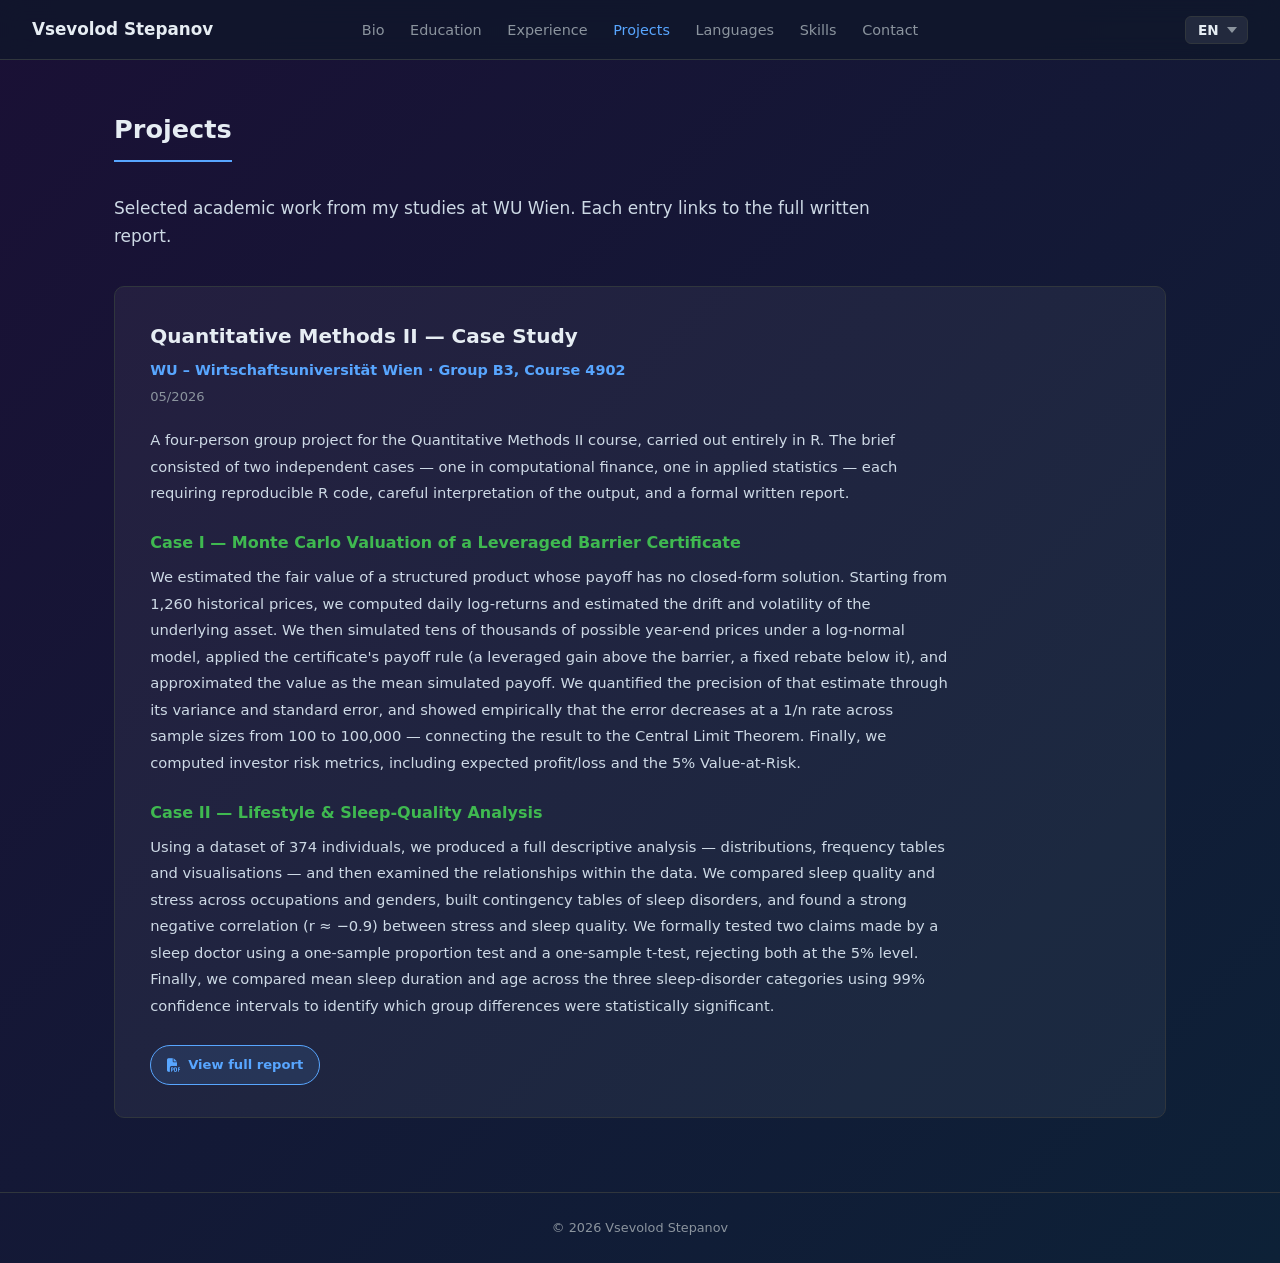
<file: projects.html>
<!DOCTYPE html>
<html lang="en">
<head>
  <meta charset="UTF-8" />
  <meta name="viewport" content="width=device-width, initial-scale=1.0" />
  <title>Projects · Vsevolod Stepanov</title>
  <link rel="stylesheet" href="https://cdnjs.cloudflare.com/ajax/libs/font-awesome/6.5.0/css/all.min.css" />
  <link rel="stylesheet" href="styles.css" />
</head>
<body>

<!-- NAV -->
<nav>
  <a class="brand" href="index.html">Vsevolod Stepanov</a>
  <ul>
    <li><a href="index.html#bio"        data-i18n="nav_bio">Bio</a></li>
    <li><a href="index.html#education"  data-i18n="nav_edu">Education</a></li>
    <li><a href="index.html#experience" data-i18n="nav_exp">Experience</a></li>
    <li><a href="projects.html" class="active" data-i18n="nav_projects">Projects</a></li>
    <li><a href="index.html#languages"  data-i18n="nav_lang">Languages</a></li>
    <li><a href="index.html#skills"     data-i18n="nav_skills">Skills</a></li>
    <li><a href="index.html#contact"    data-i18n="nav_contact">Contact</a></li>
  </ul>
  <div class="lang-wrap">
    <select class="lang-select" id="langSelect" onchange="setLang(this.value)">
      <option value="en">EN</option>
      <option value="de">DE</option>
      <option value="cs">CS</option>
    </select>
  </div>
</nav>

<div class="container">
  <section id="projects" style="border-top:none;">
    <div class="section-title"> <span data-i18n="nav_projects">Projects</span></div>
    <p class="proj-lead" data-i18n="proj_lead">
      Selected academic work from my studies at WU Wien. Each entry links to the full written report.
    </p>

    <article class="proj-article">
      <div class="proj-h" data-i18n="proj1_title">Quantitative Methods II — Case Study</div>
      <div class="proj-meta" data-i18n="proj1_meta">WU – Wirtschaftsuniversität Wien · Group B3, Course 4902</div>
      <div class="proj-date">05/2026</div>

      <p class="proj-p" data-i18n="proj1_intro">
        A four-person group project for the Quantitative Methods II course, carried out entirely in R.
        The brief consisted of two independent cases — one in computational finance, one in applied
        statistics — each requiring reproducible R code, careful interpretation of the output, and a
        formal written report.
      </p>

      <div class="proj-sub" data-i18n="proj1_case1_h">Case I — Monte Carlo Valuation of a Leveraged Barrier Certificate</div>
      <p class="proj-p" data-i18n="proj1_case1_p">
        We estimated the fair value of a structured product whose payoff has no closed-form solution.
        Starting from 1,260 historical prices, we computed daily log-returns and estimated the drift and
        volatility of the underlying asset. We then simulated tens of thousands of possible year-end
        prices under a log-normal model, applied the certificate's payoff rule (a leveraged gain above
        the barrier, a fixed rebate below it), and approximated the value as the mean simulated payoff.
        We quantified the precision of that estimate through its variance and standard error, and showed
        empirically that the error decreases at a 1/n rate across sample sizes from 100 to 100,000 —
        connecting the result to the Central Limit Theorem. Finally, we computed investor risk metrics,
        including expected profit/loss and the 5% Value-at-Risk.
      </p>

      <div class="proj-sub" data-i18n="proj1_case2_h">Case II — Lifestyle &amp; Sleep-Quality Analysis</div>
      <p class="proj-p" data-i18n="proj1_case2_p">
        Using a dataset of 374 individuals, we produced a full descriptive analysis — distributions,
        frequency tables and visualisations — and then examined the relationships within the data. We
        compared sleep quality and stress across occupations and genders, built contingency tables of
        sleep disorders, and found a strong negative correlation (r ≈ −0.9) between stress and sleep
        quality. We formally tested two claims made by a sleep doctor using a one-sample proportion test
        and a one-sample t-test, rejecting both at the 5% level. Finally, we compared mean sleep duration
        and age across the three sleep-disorder categories using 99% confidence intervals to identify
        which group differences were statistically significant.
      </p>

      <a class="proj-link" href="QM-II_Case_Study_2026_Group_B3.pdf" target="_blank">
        <i class="fas fa-file-pdf"></i> <span data-i18n="proj_link">View full report</span>
      </a>
    </article>
  </section>
</div>

<footer>
  &copy; 2026 Vsevolod Stepanov
</footer>

<script src="app.js"></script>
</body>
</html>
</file>
<file: styles.css>
*, *::before, *::after { box-sizing: border-box; margin: 0; padding: 0; }

:root {
  --bg: transparent;
  --surface: rgba(255,255,255,0.05);
  --surface2: rgba(255,255,255,0.08);
  --accent: #58a6ff;
  --accent2: #3fb950;
  --text: #e6edf3;
  --muted: #8b949e;
  --border: #30363d;
  --radius: 10px;
}

html { scroll-behavior: smooth; }

@keyframes gradientShift {
  0%   { background-position: 0% 50%; }
  50%  { background-position: 100% 50%; }
  100% { background-position: 0% 50%; }
}

body {
  background: linear-gradient(-45deg, #0f172a, #1e1b4b, #0f2744, #0d2137, #1a1035);
  background-size: 400% 400%;
  animation: gradientShift 14s ease infinite;
  color: var(--text);
  font-family: 'Segoe UI', system-ui, -apple-system, sans-serif;
  font-size: 17px;
  line-height: 1.7;
}

/* ── NAV ── */
nav {
  position: sticky;
  top: 0;
  z-index: 100;
  background: rgba(15,23,42,.75);
  backdrop-filter: blur(12px);
  border-bottom: 1px solid var(--border);
  display: flex;
  align-items: center;
  padding: 0 2rem;
  height: 60px;
  gap: 1rem;
}

nav .brand {
  font-weight: 700;
  font-size: 1.05rem;
  color: var(--text);
  text-decoration: none;
  white-space: nowrap;
  flex: 1;
}

nav ul {
  list-style: none;
  display: flex;
  gap: 1.6rem;
  flex: 1;
  justify-content: center;
}

nav ul a {
  color: var(--muted);
  text-decoration: none;
  font-size: .9rem;
  transition: color .2s;
  white-space: nowrap;
}

nav ul a:hover { color: var(--accent); }
nav ul a.active { color: var(--accent); }

/* ── Language dropdown ── */
.lang-wrap {
  flex: 1;
  display: flex;
  justify-content: flex-end;
}

.lang-select {
  appearance: none;
  -webkit-appearance: none;
  background: var(--surface2);
  border: 1px solid var(--border);
  border-radius: 6px;
  color: var(--text);
  font-family: inherit;
  font-size: .85rem;
  font-weight: 600;
  padding: 5px 28px 5px 12px;
  cursor: pointer;
  outline: none;
  background-image: url("data:image/svg+xml,%3Csvg xmlns='http://www.w3.org/2000/svg' width='10' height='6' viewBox='0 0 10 6'%3E%3Cpath fill='%238b949e' d='M0 0l5 6 5-6z'/%3E%3C/svg%3E");
  background-repeat: no-repeat;
  background-position: right 10px center;
  transition: border-color .2s;
}

.lang-select:hover,
.lang-select:focus {
  border-color: var(--accent);
}

.lang-select option {
  background: #1a2233;
  color: var(--text);
}

/* ── LAYOUT ── */
.container {
  max-width: 1100px;
  margin: 0 auto;
  padding: 0 1.5rem;
}

/* ── HERO ── */
#bio {
  padding: 5rem 0 3rem;
  display: flex;
  gap: 4rem;
  align-items: flex-start;
}

.avatar {
  flex-shrink: 0;
  width: 320px;
  text-align: center;
}

.avatar-img {
  width: 300px;
  height: 300px;
  border-radius: 50%;
  background: var(--surface2);
  border: 5px solid #fff;
  box-shadow: 0 30px 60px rgba(0,0,0,.7);
  display: flex;
  align-items: center;
  justify-content: center;
  margin: 0 auto 1.4rem;
  overflow: hidden;
}

.avatar-img img {
  width: 100%;
  height: 100%;
  object-fit: cover;
}

.avatar h1 {
  font-size: 2.4rem;
  font-weight: 800;
  color: var(--text);
  line-height: 1.2;
}

.avatar .role {
  font-size: 1rem;
  color: var(--accent);
  margin-top: .4rem;
  font-weight: 600;
}

.social-icons {
  display: flex;
  justify-content: center;
  gap: .8rem;
  margin-top: .9rem;
}

.social-icons a {
  color: var(--muted);
  font-size: 1.65rem;
  transition: color .2s;
}

.social-icons a:hover { color: var(--accent); }

.bio-content h2 {
  font-size: 1.7rem;
  font-weight: 700;
  color: var(--text);
  margin-bottom: 1rem;
  padding-bottom: .5rem;
  display: inline-block;
}

.bio-content p {
  color: #cdd9e5;
  max-width: 680px;
  line-height: 1.8;
}

/* ── SECTION ── */
section {
  padding: 3rem 0;
  border-top: 1px solid var(--border);
  scroll-margin-top: 70px;
}

.section-title {
  font-size: 1.6rem;
  font-weight: 700;
  color: var(--text);
  margin-bottom: 2rem;
  padding-bottom: .5rem;
  border-bottom: 2px solid var(--accent);
  display: inline-block;
}

/* ── EDUCATION CARDS ── */
.edu-grid {
  display: grid;
  grid-template-columns: repeat(auto-fit, minmax(280px, 1fr));
  gap: 1.2rem;
}

.edu-card {
  background: var(--surface);
  border: 1px solid var(--border);
  border-radius: var(--radius);
  padding: 1.4rem 1.6rem;
  transition: border-color .2s, transform .2s;
}

.edu-card:hover {
  border-color: var(--accent);
  transform: translateY(-3px);
}

.edu-card .degree  { font-weight: 700; font-size: 1rem; color: var(--text); margin-bottom: .3rem; }
.edu-card .school  { color: var(--accent); font-size: .88rem; font-weight: 600; margin-bottom: .4rem; }
.edu-card .dates   { color: var(--muted); font-size: .8rem; margin-bottom: .6rem; }
.edu-card .focus   { color: #cdd9e5; font-size: .85rem; }

/* ── PROJECTS PAGE ── */
.proj-lead {
  color: #cdd9e5;
  max-width: 760px;
  margin-bottom: 2.2rem;
}

.proj-article {
  background: var(--surface);
  border: 1px solid var(--border);
  border-radius: var(--radius);
  padding: 2rem 2.2rem;
  margin-bottom: 1.6rem;
  transition: border-color .2s;
}

.proj-article:hover { border-color: var(--accent); }

.proj-h {
  font-size: 1.25rem;
  font-weight: 700;
  color: var(--text);
}

.proj-meta {
  color: var(--accent);
  font-size: .9rem;
  font-weight: 600;
  margin-top: .3rem;
}

.proj-date {
  color: var(--muted);
  font-size: .82rem;
  margin-top: .2rem;
  margin-bottom: 1.2rem;
}

.proj-sub {
  font-size: 1rem;
  font-weight: 700;
  color: var(--accent2);
  margin-top: 1.4rem;
  margin-bottom: .5rem;
}

.proj-p {
  color: #cdd9e5;
  font-size: .92rem;
  line-height: 1.8;
  max-width: 800px;
}

.proj-link {
  display: inline-flex;
  align-items: center;
  gap: .5rem;
  margin-top: 1.6rem;
  padding: .5rem 1rem;
  background: rgba(88,166,255,.12);
  border: 1px solid var(--accent);
  border-radius: 20px;
  color: var(--accent);
  font-size: .82rem;
  font-weight: 600;
  text-decoration: none;
  transition: background .2s, transform .2s;
}

.proj-link:hover {
  background: rgba(88,166,255,.22);
  transform: translateY(-2px);
}

/* ── TIMELINE ── */
.timeline {
  position: relative;
  padding-left: 2.2rem;
}

.timeline::before {
  content: '';
  position: absolute;
  left: 7px; top: 0; bottom: 0;
  width: 2px;
  background: var(--border);
}

.timeline-item {
  position: relative;
  margin-bottom: 2.2rem;
}

.timeline-item::before {
  content: '';
  position: absolute;
  left: -1.85rem; top: 6px;
  width: 12px; height: 12px;
  border-radius: 50%;
  background: var(--accent);
  border: 2px solid var(--bg);
}

.timeline-item:last-child { margin-bottom: 0; }

.tl-header {
  display: flex;
  justify-content: space-between;
  align-items: flex-start;
  flex-wrap: wrap;
  gap: .3rem;
  margin-bottom: .3rem;
}

.tl-title   { font-weight: 700; font-size: 1rem; color: var(--text); }
.tl-dates   { color: var(--muted); font-size: .8rem; white-space: nowrap; }
.tl-company { color: var(--accent2); font-size: .9rem; font-weight: 600; margin-bottom: .7rem; }

.tl-bullets { list-style: none; padding: 0; }

.tl-bullets li {
  position: relative;
  padding-left: 1.1rem;
  color: #cdd9e5;
  font-size: .875rem;
  margin-bottom: .4rem;
  line-height: 1.6;
}

.tl-bullets li::before {
  content: '•';
  position: absolute;
  left: 0;
  color: var(--accent);
}

/* ── LANGUAGES ── */
.lang-grid {
  display: flex;
  flex-wrap: wrap;
  gap: 2.5rem;
  justify-content: flex-start;
}

.lang-item { display: flex; flex-direction: column; align-items: center; gap: .7rem; }

.circle-wrap { position: relative; width: 90px; height: 90px; }
.circle-wrap svg { transform: rotate(-90deg); }
.circle-bg { fill: none; stroke: var(--surface2); stroke-width: 8; }
.circle-fg { fill: none; stroke: var(--accent); stroke-width: 8; stroke-linecap: round; transition: stroke-dashoffset .8s ease; }

.circle-label {
  position: absolute;
  inset: 0;
  display: flex;
  align-items: center;
  justify-content: center;
  font-weight: 700;
  font-size: .9rem;
  color: var(--text);
}

.lang-name { color: var(--muted); font-size: .85rem; text-align: center; }

/* ── SKILLS TABLE ── */
.skills-table { display: flex; flex-direction: column; gap: .6rem; max-width: 420px; }

.skill-row {
  display: flex;
  justify-content: space-between;
  align-items: center;
  background: var(--surface);
  border: 1px solid var(--border);
  border-radius: var(--radius);
  padding: .75rem 1.2rem;
}

.skill-name  { font-weight: 600; color: var(--text); }
.skill-level { font-size: .8rem; font-weight: 600; padding: .2rem .7rem; border-radius: 20px; }
.skill-level.advanced  { background: rgba(88,166,255,.15); color: #58a6ff; }
.skill-level.proficient{ background: rgba(63,185,80,.15);  color: #3fb950; }
.skill-level.basic     { background: rgba(139,148,158,.15);color: #8b949e; }

/* ── CONTACT ── */
#contact { padding: 3rem 0 5rem; }

.contact-list { list-style: none; display: flex; flex-direction: column; gap: .9rem; }

.contact-list li { display: flex; align-items: center; gap: .9rem; color: #cdd9e5; font-size: .95rem; }
.contact-list li i { color: var(--accent); width: 1.2rem; text-align: center; }
.contact-list a { color: var(--accent); text-decoration: none; }
.contact-list a:hover { text-decoration: underline; }

footer {
  text-align: center;
  padding: 1.5rem;
  border-top: 1px solid var(--border);
  color: var(--muted);
  font-size: .8rem;
}

/* ── RESPONSIVE ── */
@media (max-width: 780px) {
  nav {
    height: auto;
    padding: .7rem 1rem;
    flex-wrap: wrap;
    gap: .6rem;
  }

  nav .brand { flex: none; width: 100%; }

  nav ul {
    flex: none;
    gap: .7rem;
    justify-content: flex-start;
    flex-wrap: wrap;
    order: 3;
    width: 100%;
  }

  .lang-wrap {
    flex: none;
    margin-left: auto;
  }

  #bio { flex-direction: column; align-items: center; text-align: center; }
  .avatar { width: 100%; }
  .avatar-img { width: 200px; height: 200px; }
  .tl-header { flex-direction: column; }
  .lang-grid { gap: 1.5rem; justify-content: center; }
  .proj-article { padding: 1.5rem 1.4rem; }
}
</file>
